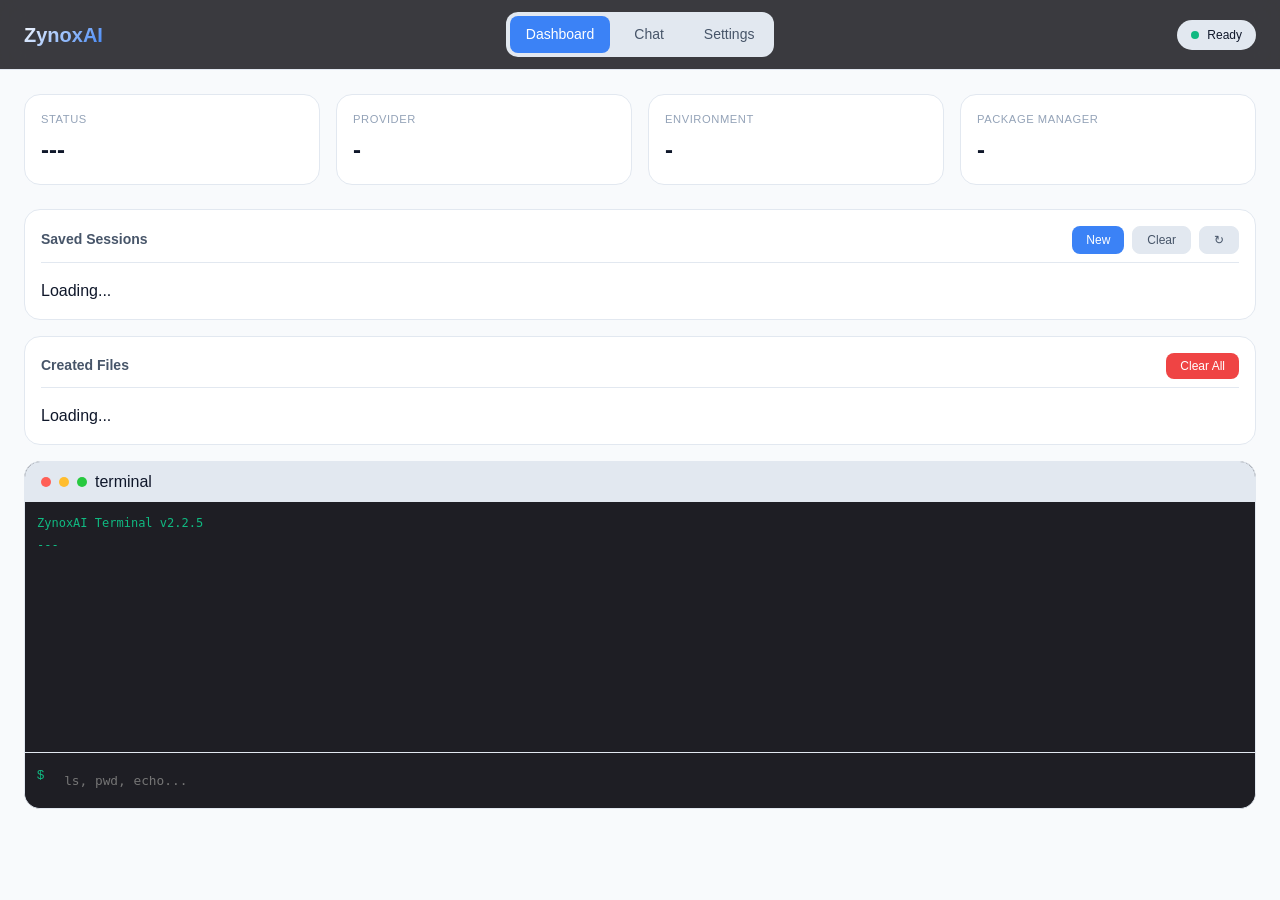
<file: src/zynox/web/templates/index.html>
<!DOCTYPE html>
<html lang="en">
<head>
    <meta charset="UTF-8">
    <meta name="viewport" content="width=device-width, initial-scale=1.0, viewport-fit=cover">
    <meta name="color-scheme" content="dark light">
    <title>ZynoxAI</title>
    <style>
        * {
            margin: 0;
            padding: 0;
            box-sizing: border-box;
        }

        :root {
            --bg-primary: #0a0a0f;
            --bg-secondary: #111115;
            --bg-tertiary: #1a1a20;
            --bg-card: #0f0f14;
            --bg-terminal: #0a0a0c;
            --text-primary: #eaeef2;
            --text-secondary: #8a8f99;
            --text-muted: #5a5f6e;
            --accent: #3b82f6;
            --accent-hover: #2563eb;
            --border: #2a2a35;
            --success: #10b981;
            --warning: #f59e0b;
            --error: #ef4444;
            --terminal-text: #10b981;
            --transition: all 0.2s ease;
        }

        @media (prefers-color-scheme: light) {
            :root {
                --bg-primary: #f8fafc;
                --bg-secondary: #f1f5f9;
                --bg-tertiary: #e2e8f0;
                --bg-card: #ffffff;
                --bg-terminal: #1e1e24;
                --text-primary: #0f172a;
                --text-secondary: #475569;
                --text-muted: #94a3b8;
                --border: #e2e8f0;
                --accent: #3b82f6;
                --accent-hover: #2563eb;
                --terminal-text: #10b981;
            }
        }

        body {
            font-family: -apple-system, BlinkMacSystemFont, 'Inter', 'Segoe UI', sans-serif;
            background: var(--bg-primary);
            color: var(--text-primary);
            min-height: 100vh;
            line-height: 1.5;
        }

        .header {
            background: rgba(10, 10, 15, 0.8);
            backdrop-filter: blur(12px);
            border-bottom: 1px solid var(--border);
            padding: 0.75rem 1.5rem;
            display: flex;
            justify-content: space-between;
            align-items: center;
            position: sticky;
            top: 0;
            z-index: 100;
        }

        .logo h1 {
            font-size: 1.25rem;
            font-weight: 600;
            background: linear-gradient(135deg, #fff, var(--accent));
            -webkit-background-clip: text;
            background-clip: text;
            color: transparent;
        }

        .nav {
            display: flex;
            gap: 0.5rem;
            background: var(--bg-tertiary);
            padding: 0.25rem;
            border-radius: 12px;
        }

        .nav-link {
            padding: 0.5rem 1rem;
            color: var(--text-secondary);
            text-decoration: none;
            font-size: 0.875rem;
            font-weight: 500;
            border-radius: 8px;
            transition: var(--transition);
            cursor: pointer;
        }

        .nav-link:hover {
            color: var(--text-primary);
            background: var(--bg-card);
        }

        .nav-link.active {
            background: var(--accent);
            color: white;
        }

        .status-badge {
            display: flex;
            align-items: center;
            gap: 0.5rem;
            padding: 0.375rem 0.875rem;
            background: var(--bg-tertiary);
            border-radius: 20px;
            font-size: 0.75rem;
            font-weight: 500;
        }

        .status-dot {
            width: 8px;
            height: 8px;
            border-radius: 50%;
            background: var(--success);
            animation: pulse 2s infinite;
        }

        @keyframes pulse {
            0%, 100% { opacity: 1; }
            50% { opacity: 0.5; }
        }

        .container {
            max-width: 1400px;
            margin: 0 auto;
            padding: 1rem;
        }

        @media (min-width: 768px) {
            .container { padding: 1.5rem; }
        }

        .dashboard-stats {
            display: grid;
            grid-template-columns: repeat(auto-fit, minmax(180px, 1fr));
            gap: 1rem;
            margin-bottom: 1.5rem;
        }

        .stat-card {
            background: var(--bg-card);
            border: 1px solid var(--border);
            border-radius: 16px;
            padding: 1rem;
            transition: var(--transition);
        }

        .stat-card:hover {
            border-color: var(--accent);
            transform: translateY(-2px);
        }

        .stat-title {
            font-size: 0.7rem;
            font-weight: 500;
            text-transform: uppercase;
            letter-spacing: 0.05em;
            color: var(--text-muted);
            margin-bottom: 0.25rem;
        }

        .stat-value {
            font-size: 1.5rem;
            font-weight: 600;
            color: var(--text-primary);
        }

        .sessions-list, .files-list {
            background: var(--bg-card);
            border: 1px solid var(--border);
            border-radius: 16px;
            padding: 1rem;
            margin-bottom: 1rem;
        }

        .section-header {
            display: flex;
            justify-content: space-between;
            align-items: center;
            margin-bottom: 1rem;
            padding-bottom: 0.5rem;
            border-bottom: 1px solid var(--border);
            flex-wrap: wrap;
            gap: 0.5rem;
        }

        .section-header h3 {
            font-size: 0.875rem;
            font-weight: 600;
            color: var(--text-secondary);
        }

        .session-item {
            display: flex;
            justify-content: space-between;
            align-items: center;
            padding: 0.75rem;
            border-bottom: 1px solid var(--border);
            transition: var(--transition);
            cursor: pointer;
            flex-wrap: wrap;
            gap: 0.5rem;
        }

        .session-item:last-child {
            border-bottom: none;
        }

        .session-item:hover {
            background: var(--bg-tertiary);
        }

        .session-id {
            font-family: monospace;
            font-size: 0.75rem;
            word-break: break-all;
        }

        .session-date {
            font-size: 0.7rem;
            color: var(--text-muted);
        }

        .chat-container {
            background: var(--bg-card);
            border: 1px solid var(--border);
            border-radius: 16px;
            overflow: hidden;
            height: calc(100vh - 100px);
            display: flex;
            flex-direction: column;
        }

        .chat-messages {
            flex: 1;
            overflow-y: auto;
            padding: 1rem;
        }

        .message {
            margin-bottom: 1rem;
            display: flex;
            flex-direction: column;
        }

        .message.user {
            align-items: flex-end;
        }

        .message.user .message-content {
            background: var(--accent);
            color: white;
            border-radius: 18px 18px 4px 18px;
        }

        .message.ai {
            align-items: flex-start;
        }

        .message.ai .message-content {
            background: var(--bg-tertiary);
            border: 1px solid var(--border);
            border-radius: 18px 18px 18px 4px;
        }

        .message-content {
            max-width: 85%;
            padding: 0.75rem 1rem;
            font-size: 0.875rem;
            line-height: 1.5;
            word-wrap: break-word;
            overflow-wrap: break-word;
            white-space: pre-wrap;
        }

        @media (min-width: 768px) {
            .message-content { max-width: 75%; font-size: 0.9rem; }
        }

        .message-content pre {
            background: var(--bg-primary);
            padding: 0.75rem;
            border-radius: 12px;
            overflow-x: auto;
            margin: 0.5rem 0;
            font-size: 0.75rem;
        }

        .message-content code {
            font-family: monospace;
            font-size: 0.8rem;
            background: rgba(0,0,0,0.2);
            padding: 0.125rem 0.25rem;
            border-radius: 4px;
        }

        .chat-input-area {
            padding: 0.75rem;
            border-top: 1px solid var(--border);
            display: flex;
            gap: 0.75rem;
            background: var(--bg-card);
        }

        .chat-input {
            flex: 1;
            background: var(--bg-tertiary);
            border: 1px solid var(--border);
            border-radius: 12px;
            padding: 0.75rem;
            color: var(--text-primary);
            font-family: inherit;
            font-size: 0.875rem;
            resize: none;
        }

        .chat-input:focus {
            outline: none;
            border-color: var(--accent);
        }

        .send-btn {
            background: var(--accent);
            border: none;
            border-radius: 12px;
            padding: 0 1.25rem;
            color: white;
            font-weight: 500;
            cursor: pointer;
            transition: var(--transition);
        }

        .send-btn:hover {
            background: var(--accent-hover);
            transform: scale(0.98);
        }

        .settings-section {
            background: var(--bg-card);
            border: 1px solid var(--border);
            border-radius: 16px;
            padding: 1rem;
            margin-bottom: 1rem;
        }

        .settings-title {
            font-size: 0.875rem;
            font-weight: 600;
            margin-bottom: 1rem;
            padding-bottom: 0.5rem;
            border-bottom: 1px solid var(--border);
        }

        .setting-item {
            display: flex;
            justify-content: space-between;
            align-items: center;
            padding: 0.75rem 0;
            border-bottom: 1px solid var(--border);
            flex-wrap: wrap;
            gap: 0.75rem;
        }

        .setting-item:last-child {
            border-bottom: none;
        }

        .btn {
            padding: 0.375rem 0.875rem;
            border-radius: 8px;
            border: none;
            font-size: 0.75rem;
            font-weight: 500;
            cursor: pointer;
            transition: var(--transition);
        }

        .btn-primary {
            background: var(--accent);
            color: white;
        }

        .btn-primary:hover {
            background: var(--accent-hover);
        }

        .btn-danger {
            background: var(--error);
            color: white;
        }

        .btn-secondary {
            background: var(--bg-tertiary);
            color: var(--text-secondary);
            border: 1px solid var(--border);
        }

        .flex {
            display: flex;
            gap: 0.5rem;
            flex-wrap: wrap;
        }

        select, input {
            background: var(--bg-tertiary);
            border: 1px solid var(--border);
            border-radius: 8px;
            padding: 0.5rem 0.75rem;
            color: var(--text-primary);
            font-size: 0.875rem;
            font-family: inherit;
        }

        .terminal {
            background: var(--bg-terminal);
            border-radius: 16px;
            overflow: hidden;
            margin-top: 1rem;
            border: 1px solid var(--border);
        }

        .terminal-header {
            background: var(--bg-tertiary);
            padding: 0.5rem 1rem;
            display: flex;
            gap: 0.5rem;
            align-items: center;
        }

        .terminal-dot {
            width: 10px;
            height: 10px;
            border-radius: 50%;
        }

        .terminal-dot.red { background: #ff5f56; }
        .terminal-dot.yellow { background: #ffbd2e; }
        .terminal-dot.green { background: #27c93f; }

        .terminal-body {
            padding: 0.75rem;
            font-family: monospace;
            font-size: 0.75rem;
            height: 250px;
            overflow-y: auto;
            background: var(--bg-terminal);
        }

        .terminal-line {
            color: var(--terminal-text);
            margin-bottom: 0.25rem;
            white-space: pre-wrap;
            word-break: break-all;
        }

        .terminal-input-line {
            display: flex;
            gap: 0.5rem;
            padding: 0.75rem;
            border-top: 1px solid var(--border);
            background: var(--bg-terminal);
        }

        .terminal-prompt {
            color: var(--terminal-text);
            font-size: 0.8rem;
        }

        .terminal-input {
            background: transparent;
            border: none;
            color: var(--terminal-text);
            flex: 1;
            font-family: monospace;
            font-size: 0.8rem;
            outline: none;
        }

        .thinking-indicator {
            display: flex;
            gap: 4px;
            padding: 0.75rem;
            align-items: center;
            justify-content: center;
        }

        .thinking-indicator span {
            width: 6px;
            height: 6px;
            border-radius: 50%;
            background: var(--accent);
            animation: bounce 1.4s infinite ease-in-out both;
        }

        .thinking-indicator span:nth-child(1) { animation-delay: -0.32s; }
        .thinking-indicator span:nth-child(2) { animation-delay: -0.16s; }

        @keyframes bounce {
            0%, 80%, 100% { transform: scale(0); }
            40% { transform: scale(1); }
        }

        .hidden {
            display: none;
        }

        .text-muted {
            color: var(--text-muted);
            font-size: 0.7rem;
        }

        @media (max-width: 640px) {
            .header { padding: 0.5rem 1rem; }
            .logo h1 { font-size: 1rem; }
            .nav-link { padding: 0.375rem 0.75rem; font-size: 0.75rem; }
            .status-badge span { display: none; }
            .message-content { max-width: 90%; }
            .setting-item { flex-direction: column; align-items: flex-start; }
            .flex { width: 100%; }
            select, input { width: 100%; }
        }
    </style>
</head>
<body>
    <header class="header">
        <div class="logo"><h1>ZynoxAI</h1></div>
        <nav class="nav">
            <a class="nav-link active" data-page="dashboard">Dashboard</a>
            <a class="nav-link" data-page="chat">Chat</a>
            <a class="nav-link" data-page="settings">Settings</a>
        </nav>
        <div class="status-badge"><div class="status-dot"></div><span id="status-text">Ready</span></div>
    </header>

    <main class="container">
        <div id="dashboard-page">
            <div class="dashboard-stats">
                <div class="stat-card"><div class="stat-title">Status</div><div class="stat-value" id="stat-status">---</div></div>
                <div class="stat-card"><div class="stat-title">Provider</div><div class="stat-value" id="stat-provider">-</div></div>
                <div class="stat-card"><div class="stat-title">Environment</div><div class="stat-value" id="stat-env">-</div></div>
                <div class="stat-card"><div class="stat-title">Package Manager</div><div class="stat-value" id="stat-pm">-</div></div>
            </div>
            <div class="sessions-list">
                <div class="section-header"><h3>Saved Sessions</h3><div class="flex"><button class="btn btn-primary" onclick="newSession()">New</button><button class="btn btn-secondary" onclick="clearMemory()">Clear</button><button class="btn btn-secondary" onclick="loadSessions()">↻</button></div></div>
                <div id="sessions-container">Loading...</div>
            </div>
            <div class="files-list">
                <div class="section-header"><h3>Created Files</h3><button class="btn btn-danger" onclick="clearCreatedFiles()">Clear All</button></div>
                <div id="created-files-container">Loading...</div>
            </div>
            <div class="terminal">
                <div class="terminal-header"><div class="terminal-dot red"></div><div class="terminal-dot yellow"></div><div class="terminal-dot green"></div><span>terminal</span></div>
                <div class="terminal-body" id="terminal-body"><div class="terminal-line">ZynoxAI Terminal v2.2.5</div><div class="terminal-line">---</div></div>
                <div class="terminal-input-line"><span class="terminal-prompt">$</span><input type="text" class="terminal-input" id="terminal-input" placeholder="ls, pwd, echo..."></div>
            </div>
        </div>
        <div id="chat-page" class="hidden">
            <div class="chat-container">
                <div class="chat-messages" id="chat-messages"><div class="message ai"><div class="message-content">ZynoxAI ready.<br><br>Examples:<br>• "create a python file called hello.py with print('Hello')"<br>• "find abc.txt and read it"<br>• "list all files"</div></div></div>
                <div class="chat-input-area"><textarea class="chat-input" id="chat-input" placeholder="Describe what you want..." rows="2"></textarea><button class="send-btn" onclick="sendMessage()">Send</button></div>
            </div>
        </div>
        <div id="settings-page" class="hidden">
            <div class="settings-section">
                <div class="settings-title">AI Provider</div>
                <div class="setting-item"><span class="setting-label">Default Provider</span><select id="provider-select"><option value="openai">OpenAI</option><option value="gemini">Gemini</option><option value="grok">Grok</option><option value="deepseek">DeepSeek</option></select></div>
                <div class="setting-item"><span class="setting-label">Default Model</span><input type="text" id="model-input" placeholder="e.g., deepseek-chat"></div>
                <div style="margin-top:0.75rem;"><button class="btn btn-primary" onclick="saveSettings()">Save</button></div>
            </div>
            <div class="settings-section">
                <div class="settings-title">API Keys</div>
                <div id="api-keys-container"></div>
                <div class="text-muted" style="margin-top:0.75rem;">Keys stored in ~/.zynoxai/config.json</div>
            </div>
            <div class="settings-section">
                <div class="settings-title">About</div>
                <div class="setting-item"><span>Version</span><span>2.2.5</span></div>
                <div class="setting-item"><span>Author</span><span>Buge Studio</span></div>
                <div class="setting-item"><span>GitHub</span><a href="https://github.com/BugeStudioTeam/Zynox" style="color:var(--accent);">github.com/BugeStudioTeam/Zynox</a></div>
                <div class="setting-item"><span>License</span><span>MIT</span></div>
            </div>
        </div>
    </main>

    <script>
        const API_BASE = '';
        let thinkingIndicator = null;

        document.querySelectorAll('.nav-link').forEach(link => {
            link.addEventListener('click', (e) => {
                const page = link.getAttribute('data-page');
                showPage(page);
                document.querySelectorAll('.nav-link').forEach(l => l.classList.remove('active'));
                link.classList.add('active');
            });
        });

        function showPage(page) {
            document.getElementById('dashboard-page').classList.add('hidden');
            document.getElementById('chat-page').classList.add('hidden');
            document.getElementById('settings-page').classList.add('hidden');
            document.getElementById(`${page}-page`).classList.remove('hidden');
            if (page === 'dashboard') loadDashboard();
            if (page === 'settings') loadSettings();
        }

        async function loadDashboard() {
            try {
                const res = await fetch(API_BASE + '/api/status');
                const data = await res.json();
                document.getElementById('stat-status').innerHTML = '<span style="color:#10b981;">● Running</span>';
                document.getElementById('stat-provider').innerText = data.provider || '-';
                document.getElementById('stat-env').innerText = data.environment || '-';
                document.getElementById('stat-pm').innerText = data.package_manager || '-';
            } catch(e) { console.error(e); }
            await loadSessions();
            await loadCreatedFiles();
        }

        async function loadSessions() {
            try {
                const res = await fetch(API_BASE + '/api/sessions');
                const data = await res.json();
                const container = document.getElementById('sessions-container');
                if (data.sessions && data.sessions.length > 0) {
                    container.innerHTML = data.sessions.map(s => `<div class="session-item"><div onclick="loadSession('${s.id}')"><div class="session-id">${s.id}</div><div class="session-date">${s.created || 'Unknown'} | ${s.message_count} msgs</div></div><div class="flex"><button class="btn btn-secondary" onclick="loadSession('${s.id}')">Load</button><button class="btn btn-danger" onclick="deleteSession('${s.id}')">Del</button></div></div>`).join('');
                } else {
                    container.innerHTML = '<div class="session-item">No sessions</div>';
                }
            } catch(e) { console.error(e); }
        }

        async function loadCreatedFiles() {
            try {
                const res = await fetch(API_BASE + '/api/created');
                const data = await res.json();
                const container = document.getElementById('created-files-container');
                if (data.files && data.files !== 'No files created yet') {
                    container.innerHTML = `<div class="session-item"><pre style="white-space:pre-wrap;margin:0;">${data.files}</pre></div>`;
                } else {
                    container.innerHTML = '<div class="session-item">No files</div>';
                }
            } catch(e) { console.error(e); }
        }

        async function loadSettings() {
            try {
                const res = await fetch(API_BASE + '/api/config');
                const data = await res.json();
                document.getElementById('provider-select').value = data.default_provider || 'openai';
                document.getElementById('model-input').value = data.default_model || '';
                const container = document.getElementById('api-keys-container');
                container.innerHTML = ['openai','gemini','grok','deepseek'].map(p => {
                    const hasKey = data.api_keys && data.api_keys.includes(p);
                    return `<div class="setting-item"><span class="setting-label">${p.toUpperCase()}</span><div class="flex"><input type="password" id="key-${p}" placeholder="API key"><button class="btn btn-primary" onclick="updateApiKey('${p}')">Save</button><span class="text-muted">${hasKey ? 'Set' : 'Not set'}</span></div></div>`;
                }).join('');
            } catch(e) { console.error(e); }
        }

        async function saveSettings() {
            const provider = document.getElementById('provider-select').value;
            const model = document.getElementById('model-input').value;
            try {
                await fetch(API_BASE + '/api/config', { method: 'POST', headers: { 'Content-Type': 'application/json' }, body: JSON.stringify({ default_provider: provider, default_model: model }) });
                alert('Settings saved');
            } catch(e) { alert('Error: ' + e.message); }
        }

        async function updateApiKey(provider) {
            const key = document.getElementById(`key-${provider}`).value;
            if (!key) return;
            try {
                await fetch(API_BASE + '/api/config', { method: 'POST', headers: { 'Content-Type': 'application/json' }, body: JSON.stringify({ api_keys: { [provider]: key } }) });
                alert(`${provider.toUpperCase()} key saved`);
                document.getElementById(`key-${provider}`).value = '';
                loadSettings();
            } catch(e) { alert('Error: ' + e.message); }
        }

        async function loadSession(id) {
            try {
                await fetch(API_BASE + '/api/sessions/load', { method: 'POST', headers: { 'Content-Type': 'application/json' }, body: JSON.stringify({ session_id: id }) });
                alert('Session loaded');
                loadSessions();
            } catch(e) { alert('Error: ' + e.message); }
        }

        async function deleteSession(id) {
            if (!confirm('Delete this session?')) return;
            try {
                await fetch(API_BASE + '/api/sessions/delete', { method: 'POST', headers: { 'Content-Type': 'application/json' }, body: JSON.stringify({ session_id: id }) });
                alert('Session deleted');
                loadSessions();
            } catch(e) { alert('Error: ' + e.message); }
        }

        async function newSession() {
            try {
                await fetch(API_BASE + '/api/sessions/new', { method: 'POST' });
                alert('New session created');
                loadSessions();
            } catch(e) { alert('Error: ' + e.message); }
        }

        async function clearMemory() {
            if (!confirm('Clear current memory?')) return;
            try {
                await fetch(API_BASE + '/api/sessions/clear', { method: 'POST' });
                alert('Memory cleared');
                loadSessions();
            } catch(e) { alert('Error: ' + e.message); }
        }

        async function clearCreatedFiles() {
            if (!confirm('Delete all created files?')) return;
            try {
                await fetch(API_BASE + '/api/clear-created', { method: 'POST' });
                alert('Cleared');
                loadCreatedFiles();
            } catch(e) { alert('Error: ' + e.message); }
        }

        function showThinking() {
            const messagesDiv = document.getElementById('chat-messages');
            if (thinkingIndicator) thinkingIndicator.remove();
            thinkingIndicator = document.createElement('div');
            thinkingIndicator.className = 'thinking-indicator';
            thinkingIndicator.innerHTML = '<span></span><span></span><span></span>';
            messagesDiv.appendChild(thinkingIndicator);
            messagesDiv.scrollTop = messagesDiv.scrollHeight;
        }

        function hideThinking() {
            if (thinkingIndicator) { thinkingIndicator.remove(); thinkingIndicator = null; }
        }

        function escapeHtml(text) {
            return text.replace(/&/g, '&amp;').replace(/</g, '&lt;').replace(/>/g, '&gt;');
        }

        function formatContent(content) {
            let formatted = escapeHtml(content);
            formatted = formatted.replace(/```(\w*)
([\s\S]*?)```/g, '<pre><code>$2</code></pre>');
            formatted = formatted.replace(/`([^`]+)`/g, '<code>$1</code>');
            formatted = formatted.replace(/\*\*([^*]+)\*\*/g, '<strong>$1</strong>');
            formatted = formatted.replace(/
/g, '<br>');
            return formatted;
        }

        function addMessage(role, content) {
            const messagesDiv = document.getElementById('chat-messages');
            const messageDiv = document.createElement('div');
            messageDiv.className = `message ${role}`;
            messageDiv.innerHTML = `<div class="message-content">${formatContent(content)}</div>`;
            messagesDiv.appendChild(messageDiv);
            messagesDiv.scrollTop = messagesDiv.scrollHeight;
        }

        async function sendMessage() {
            const input = document.getElementById('chat-input');
            const message = input.value.trim();
            if (!message) return;
            addMessage('user', message);
            input.value = '';
            showThinking();
            try {
                const res = await fetch(API_BASE + '/api/chat', { method: 'POST', headers: { 'Content-Type': 'application/json' }, body: JSON.stringify({ message: message }) });
                const data = await res.json();
                hideThinking();
                addMessage('ai', data.response || 'Task completed');
            } catch(e) {
                hideThinking();
                addMessage('ai', 'Error: ' + e.message);
            }
        }

        async function executeCommand(cmd) {
            const termBody = document.getElementById('terminal-body');
            termBody.innerHTML += `<div class="terminal-line">$ ${escapeHtml(cmd)}</div>`;
            termBody.scrollTop = termBody.scrollHeight;
            try {
                const res = await fetch(API_BASE + '/api/command', { method: 'POST', headers: { 'Content-Type': 'application/json' }, body: JSON.stringify({ command: cmd }) });
                const data = await res.json();
                if (data.stdout) termBody.innerHTML += `<div class="terminal-line">${escapeHtml(data.stdout)}</div>`;
                if (data.stderr) termBody.innerHTML += `<div class="terminal-line" style="color:#f59e0b;">${escapeHtml(data.stderr)}</div>`;
            } catch(e) {
                termBody.innerHTML += `<div class="terminal-line" style="color:#ef4444;">Error: ${e.message}</div>`;
            }
        }

        const terminalInput = document.getElementById('terminal-input');
        if (terminalInput) {
            terminalInput.addEventListener('keypress', (e) => {
                if (e.key === 'Enter') {
                    const cmd = terminalInput.value.trim();
                    if (cmd) { executeCommand(cmd); terminalInput.value = ''; }
                }
            });
        }

        const chatInput = document.getElementById('chat-input');
        if (chatInput) {
            chatInput.addEventListener('keydown', (e) => {
                if (e.key === 'Enter' && !e.shiftKey) { e.preventDefault(); sendMessage(); }
            });
        }

        loadDashboard();
    </script>
</body>
</html>
</file>
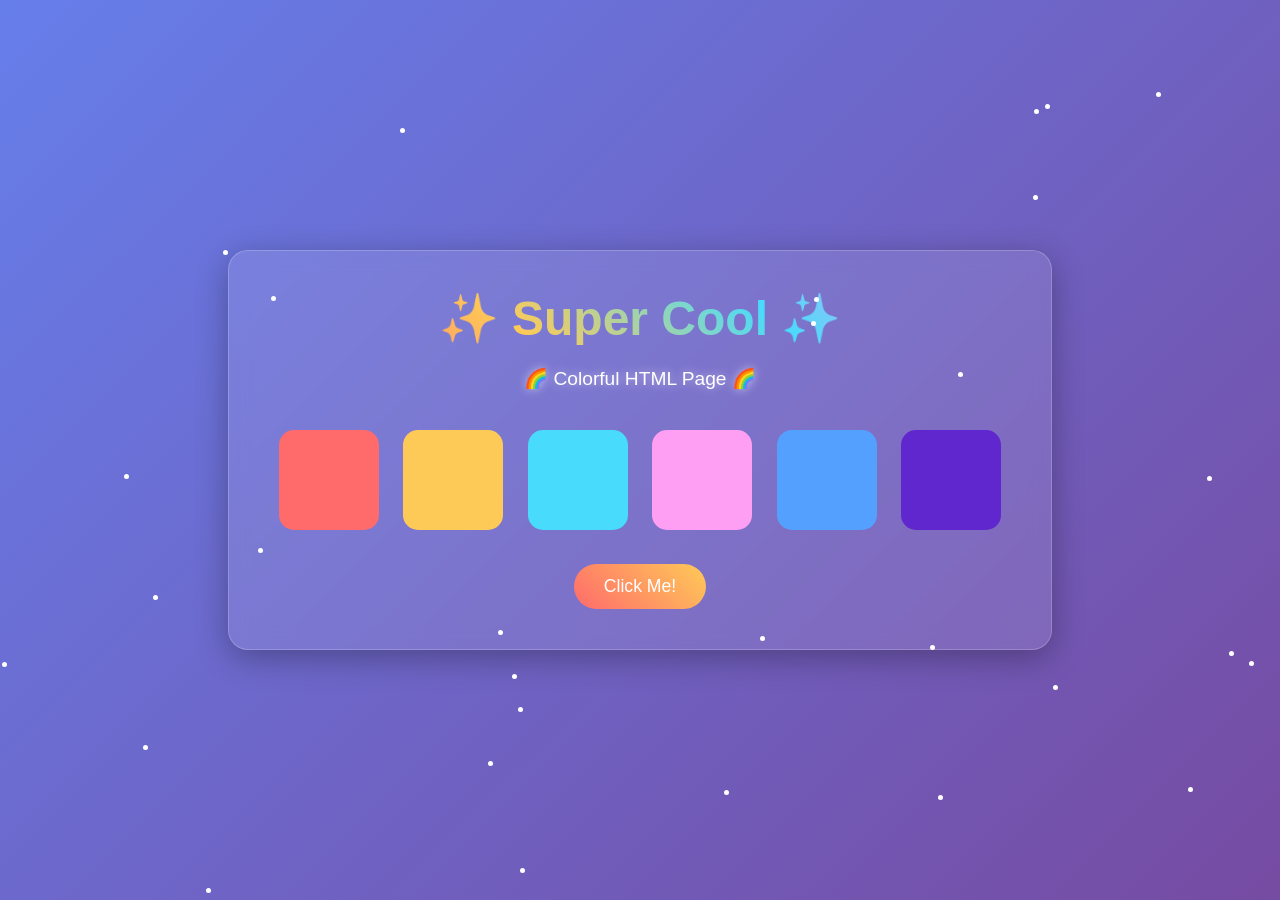
<file: output/examples/colorful_example.html>
<!DOCTYPE html>
<html lang="en">
<head>
    <meta charset="UTF-8">
    <meta name="viewport" content="width=device-width, initial-scale=1.0">
    <title>Super Cool Colorful Page</title>
    <style>
        * {
            margin: 0;
            padding: 0;
            box-sizing: border-box;
        }
        body {
            min-height: 100vh;
            display: flex;
            justify-content: center;
            align-items: center;
            background: linear-gradient(135deg, #667eea 0%, #764ba2 100%);
            font-family: 'Arial', sans-serif;
            overflow: hidden;
        }
        .container {
            text-align: center;
            padding: 40px;
            background: rgba(255, 255, 255, 0.1);
            border-radius: 20px;
            backdrop-filter: blur(10px);
            box-shadow: 0 8px 32px rgba(0, 0, 0, 0.3);
            border: 1px solid rgba(255, 255, 255, 0.2);
            animation: float 3s ease-in-out infinite;
        }
        h1 {
            font-size: 3em;
            background: linear-gradient(45deg, #ff6b6b, #feca57, #48dbfb, #ff9ff3);
            -webkit-background-clip: text;
            -webkit-text-fill-color: transparent;
            background-clip: text;
            animation: rainbow 5s linear infinite;
            margin-bottom: 20px;
        }
        .subtitle {
            color: #fff;
            font-size: 1.2em;
            margin-bottom: 30px;
            text-shadow: 0 0 10px rgba(255,255,255,0.5);
        }
        .color-box {
            display: inline-block;
            width: 100px;
            height: 100px;
            margin: 10px;
            border-radius: 15px;
            animation: pulse 2s ease-in-out infinite;
            cursor: pointer;
            transition: transform 0.3s;
        }
        .color-box:hover {
            transform: scale(1.2) rotate(10deg);
        }
        .color-box:nth-child(1) { background: #ff6b6b; animation-delay: 0s; }
        .color-box:nth-child(2) { background: #feca57; animation-delay: 0.2s; }
        .color-box:nth-child(3) { background: #48dbfb; animation-delay: 0.4s; }
        .color-box:nth-child(4) { background: #ff9ff3; animation-delay: 0.6s; }
        .color-box:nth-child(5) { background: #54a0ff; animation-delay: 0.8s; }
        .color-box:nth-child(6) { background: #5f27cd; animation-delay: 1s; }
        @keyframes float {
            0%, 100% { transform: translateY(0px); }
            50% { transform: translateY(-20px); }
        }
        @keyframes rainbow {
            0% { filter: hue-rotate(0deg); }
            100% { filter: hue-rotate(360deg); }
        }
        @keyframes pulse {
            0%, 100% { transform: scale(1); }
            50% { transform: scale(1.1); }
        }
        .sparkle {
            position: absolute;
            width: 5px;
            height: 5px;
            background: white;
            border-radius: 50%;
            animation: sparkle 1.5s ease-in-out infinite;
        }
        @keyframes sparkle {
            0%, 100% { opacity: 0; transform: scale(0); }
            50% { opacity: 1; transform: scale(1); }
        }
        .btn {
            display: inline-block;
            padding: 12px 30px;
            margin-top: 20px;
            background: linear-gradient(45deg, #ff6b6b, #feca57);
            color: white;
            border: none;
            border-radius: 50px;
            font-size: 1.1em;
            cursor: pointer;
            transition: all 0.3s;
            text-decoration: none;
        }
        .btn:hover {
            transform: scale(1.1);
            box-shadow: 0 0 20px rgba(255, 107, 107, 0.7);
        }
    </style>
</head>
<body>
    <div class="container">
        <h1>✨ Super Cool ✨</h1>
        <p class="subtitle">🌈 Colorful HTML Page 🌈</p>
        <div>
            <div class="color-box"></div>
            <div class="color-box"></div>
            <div class="color-box"></div>
            <div class="color-box"></div>
            <div class="color-box"></div>
            <div class="color-box"></div>
        </div>
        <a href="#" class="btn" onclick="alert('You clicked the cool button! 🎉')">Click Me!</a>
    </div>
    <script>
        // Create sparkles
        for (let i = 0; i < 30; i++) {
            const sparkle = document.createElement('div');
            sparkle.className = 'sparkle';
            sparkle.style.left = Math.random() * 100 + '%';
            sparkle.style.top = Math.random() * 100 + '%';
            sparkle.style.animationDelay = Math.random() * 2 + 's';
            document.body.appendChild(sparkle);
        }
    </script>
</body>
</html>
</file>
